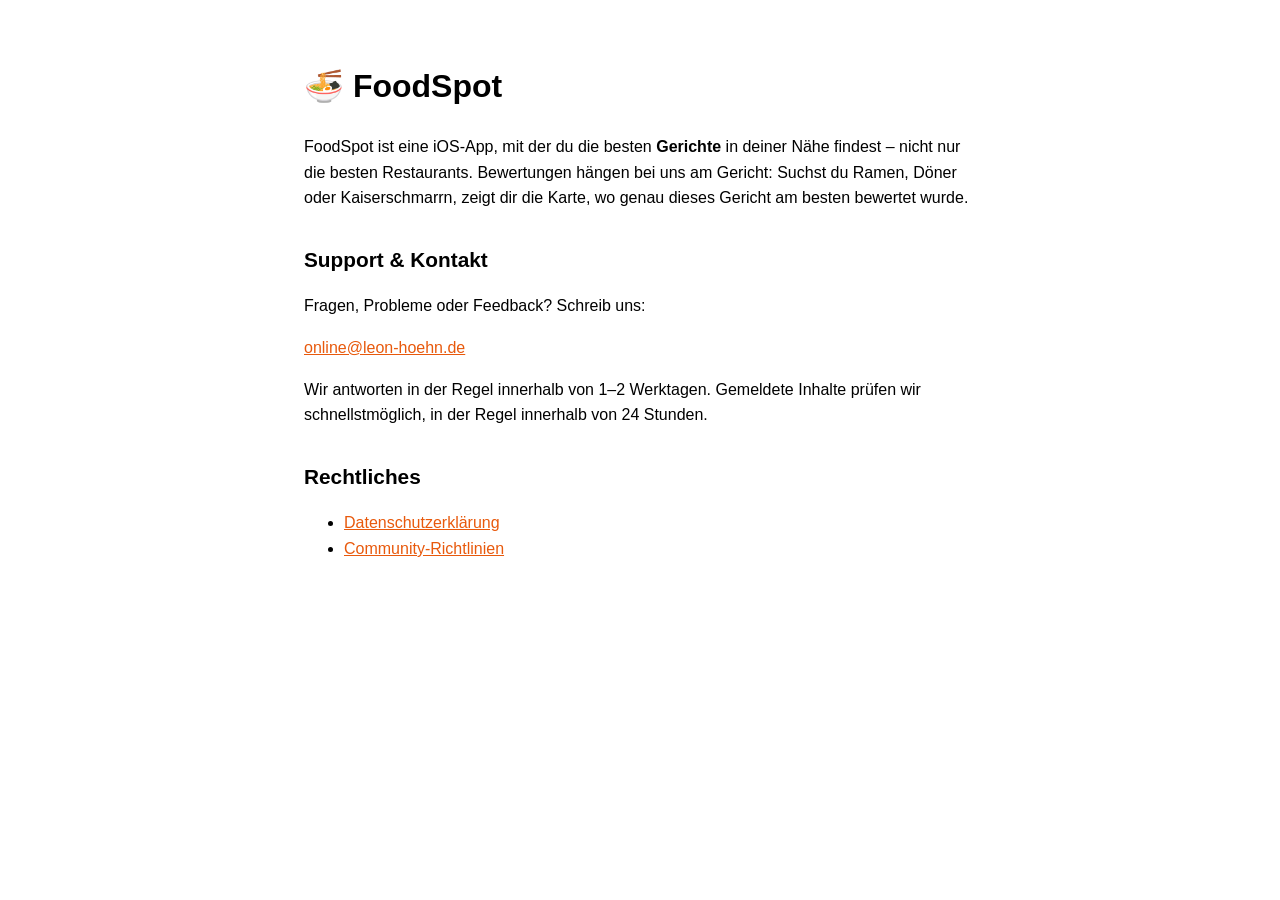
<file: index.html>
<!DOCTYPE html>
<html lang="de">
<head>
    <meta charset="utf-8">
    <meta name="viewport" content="width=device-width, initial-scale=1">
    <title>FoodSpot – Support</title>
    <link rel="stylesheet" href="style.css">
</head>
<body>
    <main>
        <h1>🍜 FoodSpot</h1>
        <p>FoodSpot ist eine iOS-App, mit der du die besten <strong>Gerichte</strong> in deiner Nähe findest –
        nicht nur die besten Restaurants. Bewertungen hängen bei uns am Gericht: Suchst du Ramen, Döner
        oder Kaiserschmarrn, zeigt dir die Karte, wo genau dieses Gericht am besten bewertet wurde.</p>

        <h2>Support &amp; Kontakt</h2>
        <p>Fragen, Probleme oder Feedback? Schreib uns:</p>
        <p><a href="mailto:online@leon-hoehn.de">online@leon-hoehn.de</a></p>
        <p>Wir antworten in der Regel innerhalb von 1–2 Werktagen. Gemeldete Inhalte prüfen wir
        schnellstmöglich, in der Regel innerhalb von 24 Stunden.</p>

        <h2>Rechtliches</h2>
        <ul>
            <li><a href="datenschutz.html">Datenschutzerklärung</a></li>
            <li><a href="richtlinien.html">Community-Richtlinien</a></li>
        </ul>
    </main>
</body>
</html>
</file>
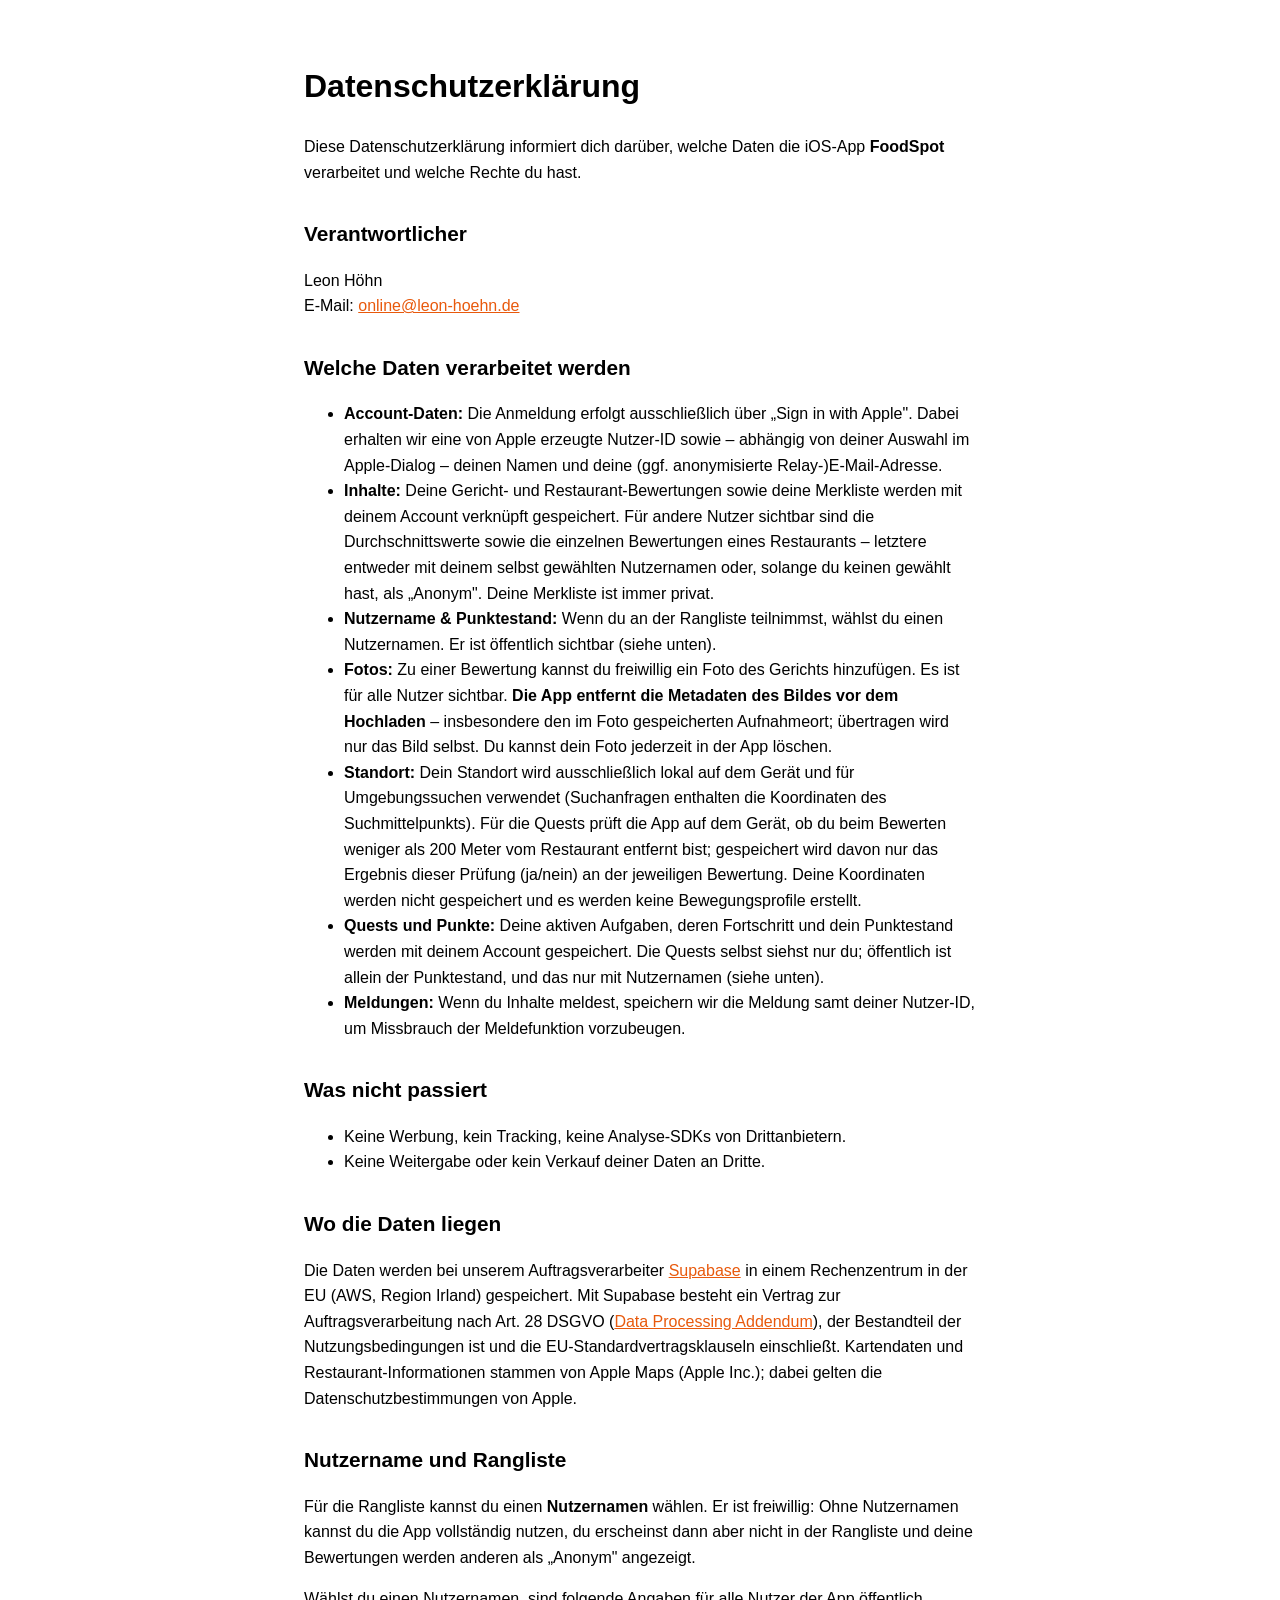
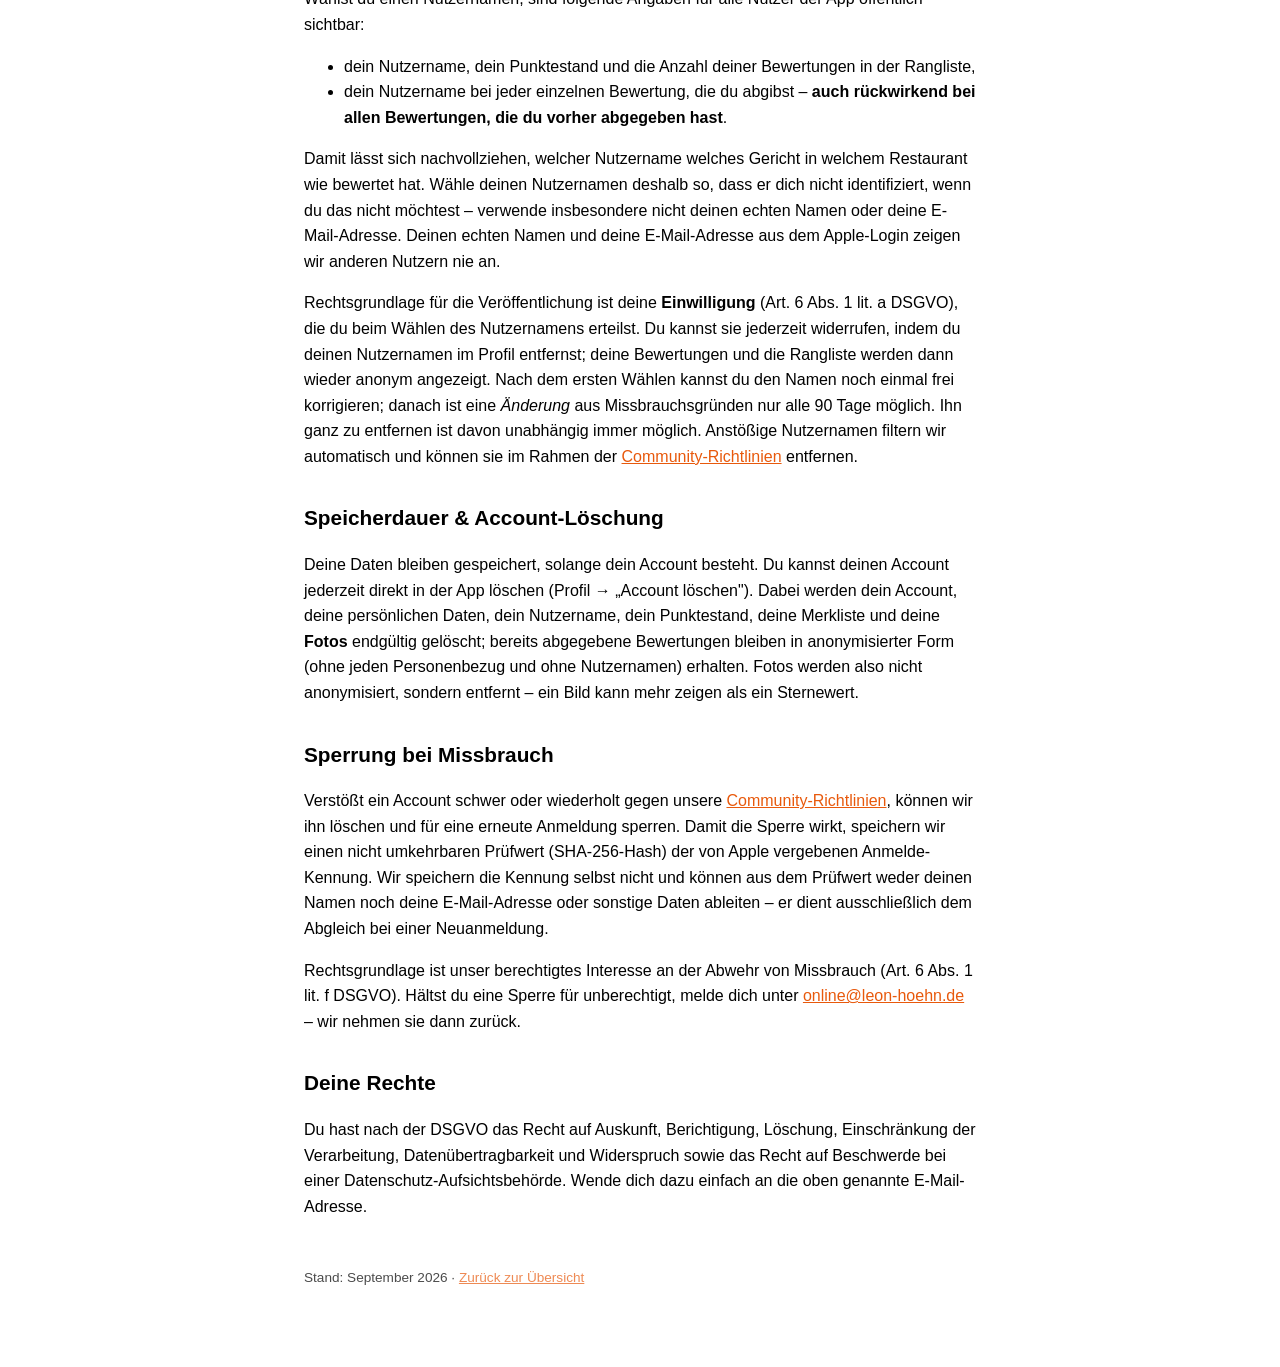
<file: datenschutz.html>
<!DOCTYPE html>
<html lang="de">
<head>
    <meta charset="utf-8">
    <meta name="viewport" content="width=device-width, initial-scale=1">
    <title>FoodSpot – Datenschutzerklärung</title>
    <link rel="stylesheet" href="style.css">
</head>
<body>
    <main>
        <h1>Datenschutzerklärung</h1>
        <p>Diese Datenschutzerklärung informiert dich darüber, welche Daten die iOS-App
        <strong>FoodSpot</strong> verarbeitet und welche Rechte du hast.</p>

        <h2>Verantwortlicher</h2>
        <p>Leon Höhn<br>
        E-Mail: <a href="mailto:online@leon-hoehn.de">online@leon-hoehn.de</a></p>

        <h2>Welche Daten verarbeitet werden</h2>
        <ul>
            <li><strong>Account-Daten:</strong> Die Anmeldung erfolgt ausschließlich über „Sign in with Apple".
            Dabei erhalten wir eine von Apple erzeugte Nutzer-ID sowie – abhängig von deiner Auswahl im
            Apple-Dialog – deinen Namen und deine (ggf. anonymisierte Relay-)E-Mail-Adresse.</li>
            <li><strong>Inhalte:</strong> Deine Gericht- und Restaurant-Bewertungen sowie deine Merkliste
            werden mit deinem Account verknüpft gespeichert. Für andere Nutzer sichtbar sind die
            Durchschnittswerte sowie die einzelnen Bewertungen eines Restaurants – letztere entweder mit
            deinem selbst gewählten Nutzernamen oder, solange du keinen gewählt hast, als „Anonym".
            Deine Merkliste ist immer privat.</li>
            <li><strong>Nutzername &amp; Punktestand:</strong> Wenn du an der Rangliste teilnimmst, wählst du
            einen Nutzernamen. Er ist öffentlich sichtbar (siehe unten).</li>
            <li><strong>Fotos:</strong> Zu einer Bewertung kannst du freiwillig ein Foto des Gerichts
            hinzufügen. Es ist für alle Nutzer sichtbar. <strong>Die App entfernt die Metadaten des Bildes
            vor dem Hochladen</strong> – insbesondere den im Foto gespeicherten Aufnahmeort; übertragen
            wird nur das Bild selbst. Du kannst dein Foto jederzeit in der App löschen.</li>
            <li><strong>Standort:</strong> Dein Standort wird ausschließlich lokal auf dem Gerät und für
            Umgebungssuchen verwendet (Suchanfragen enthalten die Koordinaten des Suchmittelpunkts).
            Für die Quests prüft die App auf dem Gerät, ob du beim Bewerten weniger als 200 Meter vom
            Restaurant entfernt bist; gespeichert wird davon nur das Ergebnis dieser Prüfung (ja/nein)
            an der jeweiligen Bewertung. Deine Koordinaten werden nicht gespeichert und es werden
            keine Bewegungsprofile erstellt.</li>
            <li><strong>Quests und Punkte:</strong> Deine aktiven Aufgaben, deren Fortschritt und dein
            Punktestand werden mit deinem Account gespeichert. Die Quests selbst siehst nur du;
            öffentlich ist allein der Punktestand, und das nur mit Nutzernamen (siehe unten).</li>
            <li><strong>Meldungen:</strong> Wenn du Inhalte meldest, speichern wir die Meldung samt
            deiner Nutzer-ID, um Missbrauch der Meldefunktion vorzubeugen.</li>
        </ul>

        <h2>Was nicht passiert</h2>
        <ul>
            <li>Keine Werbung, kein Tracking, keine Analyse-SDKs von Drittanbietern.</li>
            <li>Keine Weitergabe oder kein Verkauf deiner Daten an Dritte.</li>
        </ul>

        <h2>Wo die Daten liegen</h2>
        <p>Die Daten werden bei unserem Auftragsverarbeiter <a href="https://supabase.com">Supabase</a>
        in einem Rechenzentrum in der EU (AWS, Region Irland) gespeichert. Mit Supabase besteht ein
        Vertrag zur Auftragsverarbeitung nach Art. 28 DSGVO
        (<a href="https://supabase.com/legal/dpa">Data Processing Addendum</a>), der Bestandteil der
        Nutzungsbedingungen ist und die EU-Standardvertragsklauseln einschließt. Kartendaten und
        Restaurant-Informationen stammen von Apple Maps (Apple Inc.); dabei gelten die
        Datenschutzbestimmungen von Apple.</p>

        <h2>Nutzername und Rangliste</h2>
        <p>Für die Rangliste kannst du einen <strong>Nutzernamen</strong> wählen. Er ist freiwillig: Ohne
        Nutzernamen kannst du die App vollständig nutzen, du erscheinst dann aber nicht in der Rangliste
        und deine Bewertungen werden anderen als „Anonym" angezeigt.</p>
        <p>Wählst du einen Nutzernamen, sind folgende Angaben für alle Nutzer der App öffentlich sichtbar:</p>
        <ul>
            <li>dein Nutzername, dein Punktestand und die Anzahl deiner Bewertungen in der Rangliste,</li>
            <li>dein Nutzername bei jeder einzelnen Bewertung, die du abgibst – <strong>auch rückwirkend
            bei allen Bewertungen, die du vorher abgegeben hast</strong>.</li>
        </ul>
        <p>Damit lässt sich nachvollziehen, welcher Nutzername welches Gericht in welchem Restaurant wie
        bewertet hat. Wähle deinen Nutzernamen deshalb so, dass er dich nicht identifiziert, wenn du das
        nicht möchtest – verwende insbesondere nicht deinen echten Namen oder deine E-Mail-Adresse. Deinen
        echten Namen und deine E-Mail-Adresse aus dem Apple-Login zeigen wir anderen Nutzern nie an.</p>
        <p>Rechtsgrundlage für die Veröffentlichung ist deine <strong>Einwilligung</strong>
        (Art. 6 Abs. 1 lit. a DSGVO), die du beim Wählen des Nutzernamens erteilst. Du kannst sie jederzeit
        widerrufen, indem du deinen Nutzernamen im Profil entfernst; deine Bewertungen und die Rangliste
        werden dann wieder anonym angezeigt. Nach dem ersten Wählen kannst du den Namen noch einmal frei
        korrigieren; danach ist eine <em>Änderung</em> aus Missbrauchsgründen nur alle 90 Tage möglich.
        Ihn ganz zu entfernen ist davon unabhängig immer möglich. Anstößige
        Nutzernamen filtern wir automatisch und können sie im Rahmen der
        <a href="richtlinien.html">Community-Richtlinien</a> entfernen.</p>

        <h2>Speicherdauer &amp; Account-Löschung</h2>
        <p>Deine Daten bleiben gespeichert, solange dein Account besteht. Du kannst deinen Account
        jederzeit direkt in der App löschen (Profil → „Account löschen"). Dabei werden dein Account,
        deine persönlichen Daten, dein Nutzername, dein Punktestand, deine Merkliste und deine
        <strong>Fotos</strong> endgültig gelöscht; bereits abgegebene Bewertungen bleiben in
        anonymisierter Form (ohne jeden Personenbezug und ohne Nutzernamen) erhalten. Fotos werden
        also nicht anonymisiert, sondern entfernt – ein Bild kann mehr zeigen als ein Sternewert.</p>

        <h2>Sperrung bei Missbrauch</h2>
        <p>Verstößt ein Account schwer oder wiederholt gegen unsere
        <a href="richtlinien.html">Community-Richtlinien</a>, können wir ihn löschen und für eine
        erneute Anmeldung sperren. Damit die Sperre wirkt, speichern wir einen nicht umkehrbaren
        Prüfwert (SHA-256-Hash) der von Apple vergebenen Anmelde-Kennung. Wir speichern die Kennung
        selbst nicht und können aus dem Prüfwert weder deinen Namen noch deine E-Mail-Adresse oder
        sonstige Daten ableiten – er dient ausschließlich dem Abgleich bei einer Neuanmeldung.</p>
        <p>Rechtsgrundlage ist unser berechtigtes Interesse an der Abwehr von Missbrauch
        (Art. 6 Abs. 1 lit. f DSGVO). Hältst du eine Sperre für unberechtigt, melde dich unter
        <a href="mailto:online@leon-hoehn.de">online@leon-hoehn.de</a> – wir nehmen sie dann
        zurück.</p>

        <h2>Deine Rechte</h2>
        <p>Du hast nach der DSGVO das Recht auf Auskunft, Berichtigung, Löschung, Einschränkung der
        Verarbeitung, Datenübertragbarkeit und Widerspruch sowie das Recht auf Beschwerde bei einer
        Datenschutz-Aufsichtsbehörde. Wende dich dazu einfach an die oben genannte E-Mail-Adresse.</p>

        <footer>
            <p>Stand: September 2026 · <a href="index.html">Zurück zur Übersicht</a></p>
        </footer>
    </main>
</body>
</html>
</file>
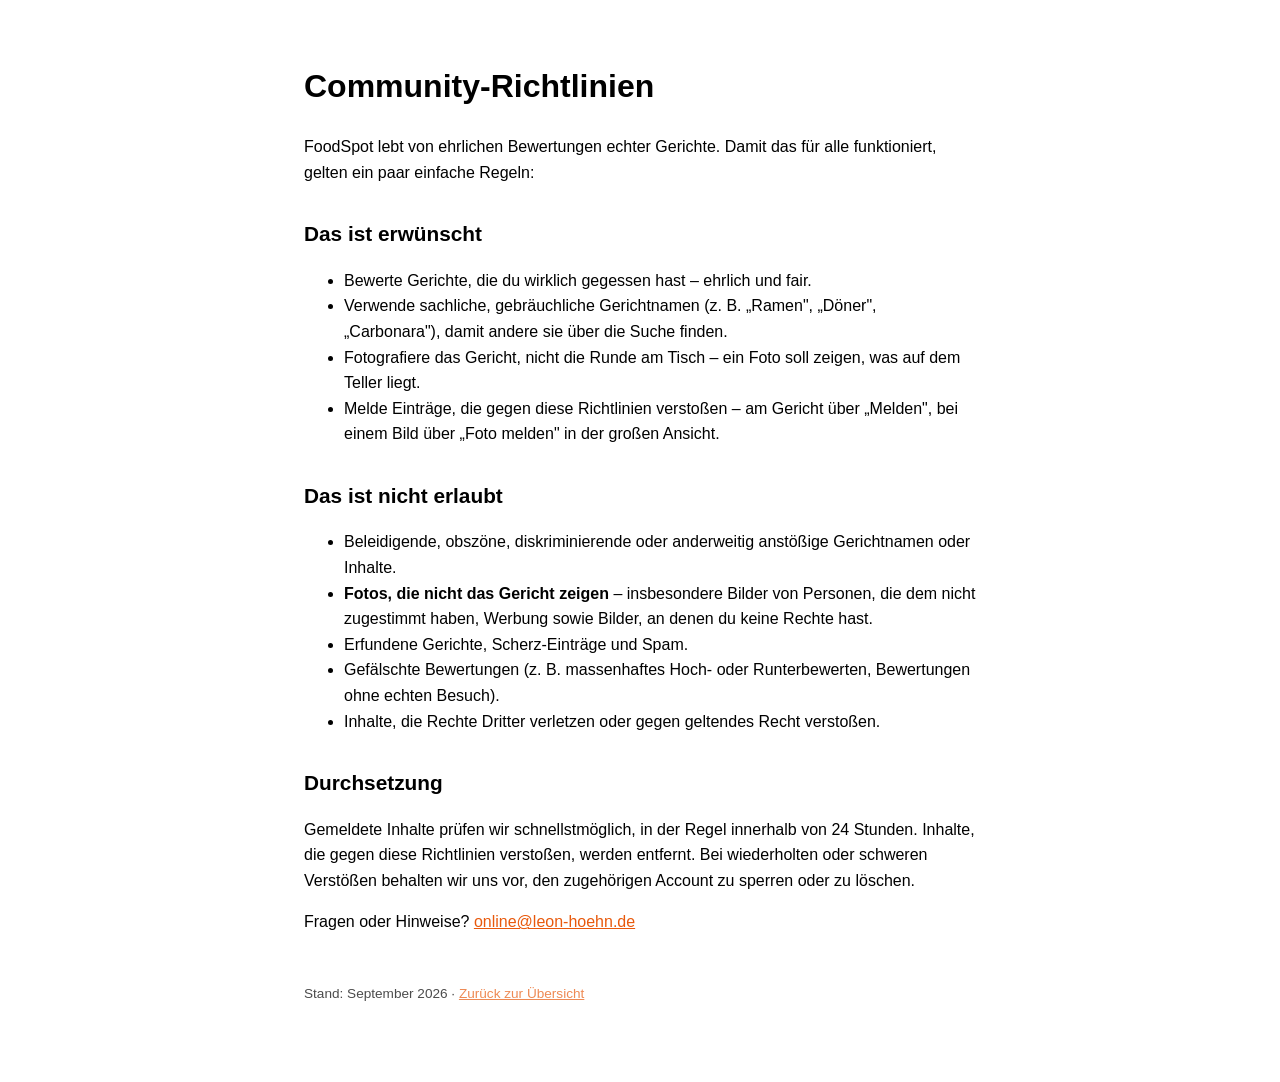
<file: richtlinien.html>
<!DOCTYPE html>
<html lang="de">
<head>
    <meta charset="utf-8">
    <meta name="viewport" content="width=device-width, initial-scale=1">
    <title>FoodSpot – Community-Richtlinien</title>
    <link rel="stylesheet" href="style.css">
</head>
<body>
    <main>
        <h1>Community-Richtlinien</h1>
        <p>FoodSpot lebt von ehrlichen Bewertungen echter Gerichte. Damit das für alle funktioniert,
        gelten ein paar einfache Regeln:</p>

        <h2>Das ist erwünscht</h2>
        <ul>
            <li>Bewerte Gerichte, die du wirklich gegessen hast – ehrlich und fair.</li>
            <li>Verwende sachliche, gebräuchliche Gerichtnamen (z. B. „Ramen", „Döner", „Carbonara"),
            damit andere sie über die Suche finden.</li>
            <li>Fotografiere das Gericht, nicht die Runde am Tisch – ein Foto soll zeigen, was auf dem
            Teller liegt.</li>
            <li>Melde Einträge, die gegen diese Richtlinien verstoßen – am Gericht über „Melden", bei
            einem Bild über „Foto melden" in der großen Ansicht.</li>
        </ul>

        <h2>Das ist nicht erlaubt</h2>
        <ul>
            <li>Beleidigende, obszöne, diskriminierende oder anderweitig anstößige Gerichtnamen oder Inhalte.</li>
            <li><strong>Fotos, die nicht das Gericht zeigen</strong> – insbesondere Bilder von Personen,
            die dem nicht zugestimmt haben, Werbung sowie Bilder, an denen du keine Rechte hast.</li>
            <li>Erfundene Gerichte, Scherz-Einträge und Spam.</li>
            <li>Gefälschte Bewertungen (z. B. massenhaftes Hoch- oder Runterbewerten, Bewertungen
            ohne echten Besuch).</li>
            <li>Inhalte, die Rechte Dritter verletzen oder gegen geltendes Recht verstoßen.</li>
        </ul>

        <h2>Durchsetzung</h2>
        <p>Gemeldete Inhalte prüfen wir schnellstmöglich, in der Regel innerhalb von 24 Stunden.
        Inhalte, die gegen diese Richtlinien verstoßen, werden entfernt. Bei wiederholten oder
        schweren Verstößen behalten wir uns vor, den zugehörigen Account zu sperren oder zu löschen.</p>

        <p>Fragen oder Hinweise? <a href="mailto:online@leon-hoehn.de">online@leon-hoehn.de</a></p>

        <footer>
            <p>Stand: September 2026 · <a href="index.html">Zurück zur Übersicht</a></p>
        </footer>
    </main>
</body>
</html>
</file>
<file: style.css>
:root {
    color-scheme: light dark;
}

body {
    font-family: -apple-system, BlinkMacSystemFont, "Segoe UI", Roboto, sans-serif;
    line-height: 1.6;
    margin: 0;
    padding: 0 1.25rem;
}

main {
    max-width: 42rem;
    margin: 0 auto;
    padding: 2.5rem 0 4rem;
}

h1 {
    font-size: 2rem;
}

h2 {
    margin-top: 2rem;
    font-size: 1.3rem;
}

a {
    color: #e8590c;
}

footer {
    margin-top: 3rem;
    font-size: 0.85rem;
    opacity: 0.7;
}
</file>
